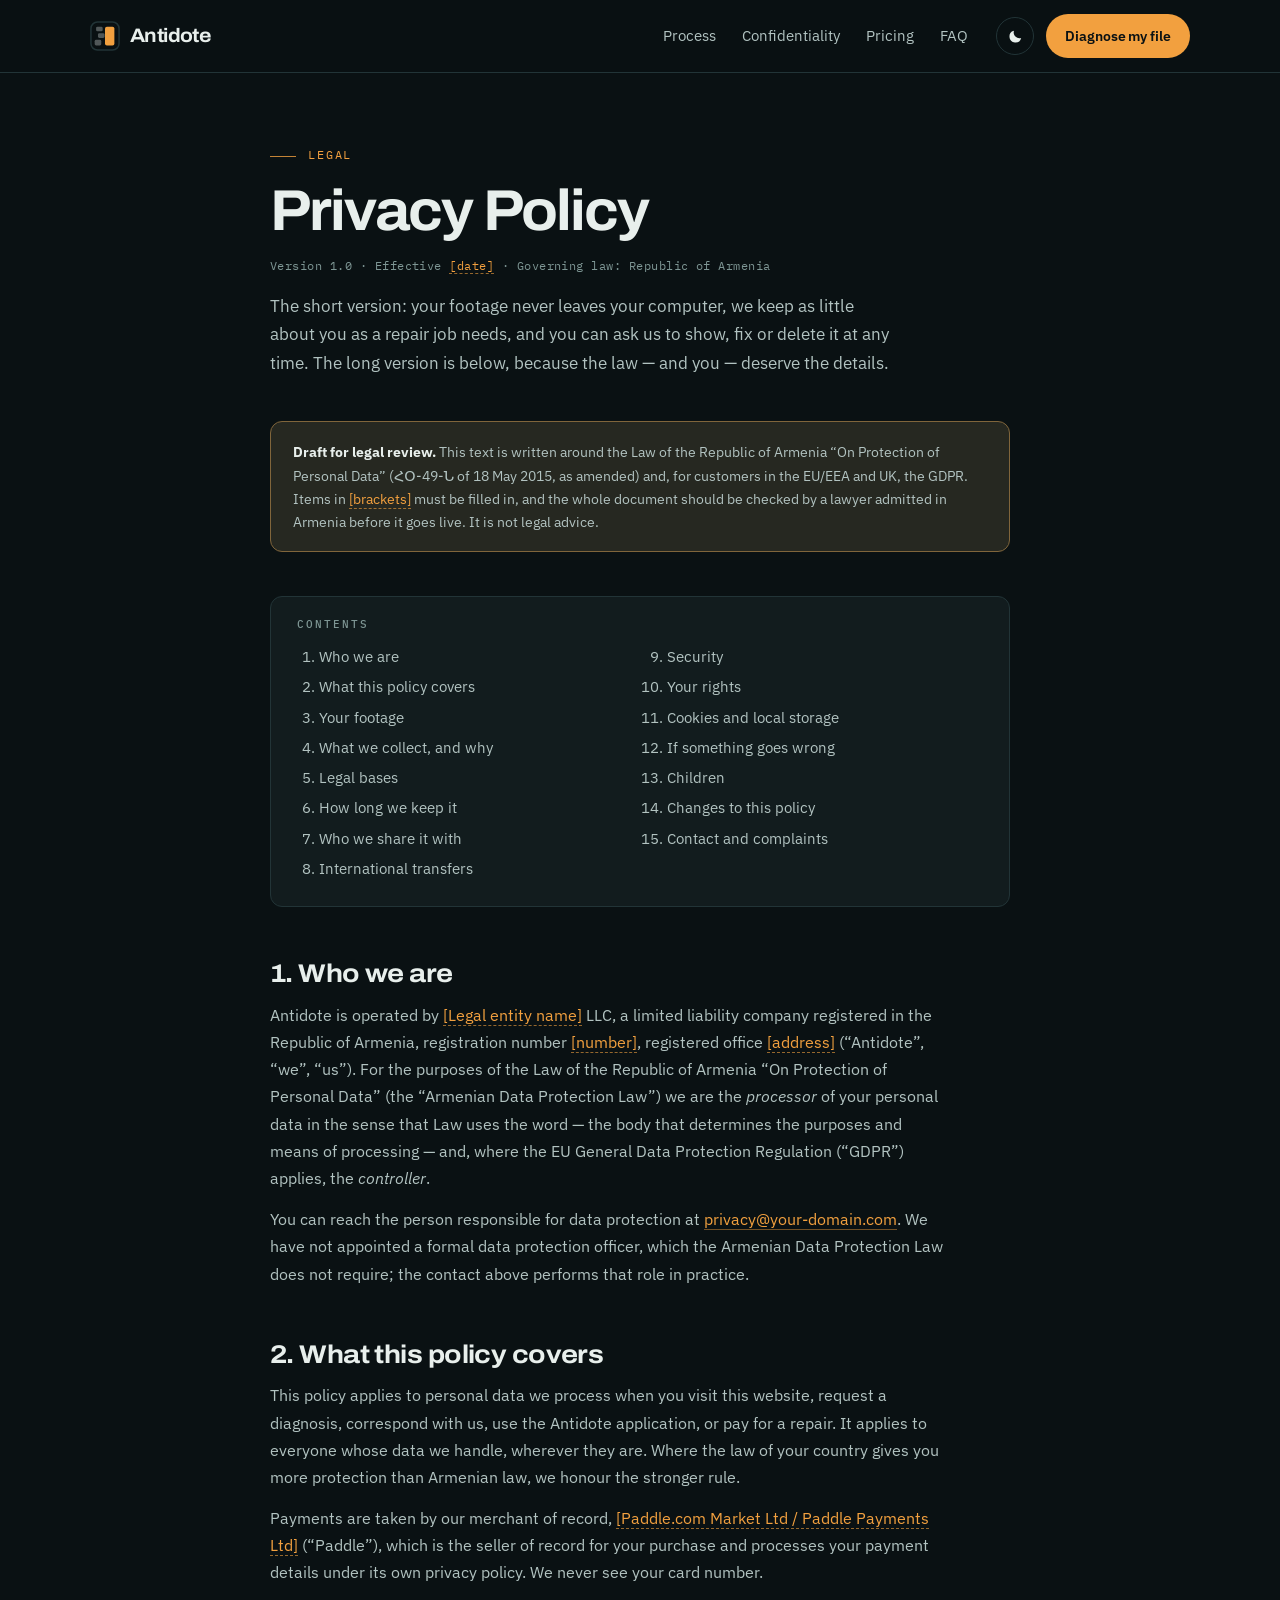
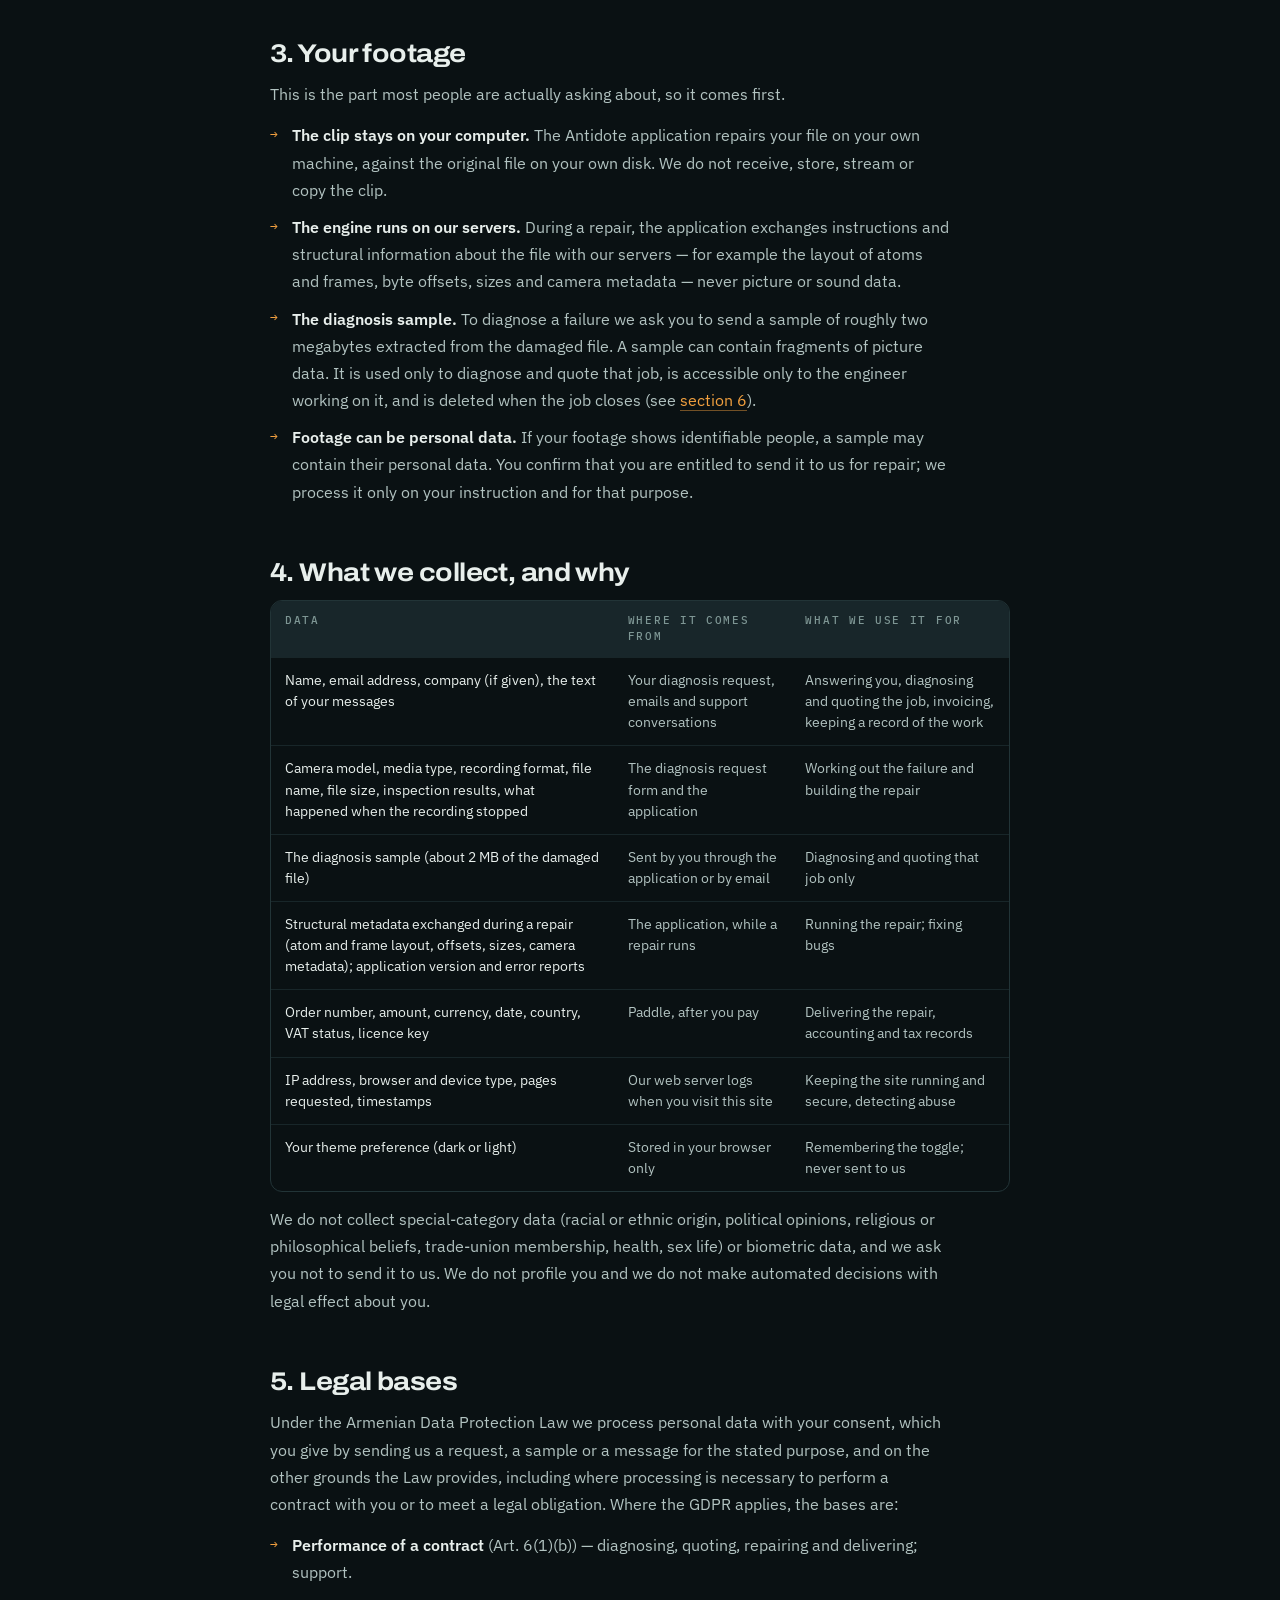
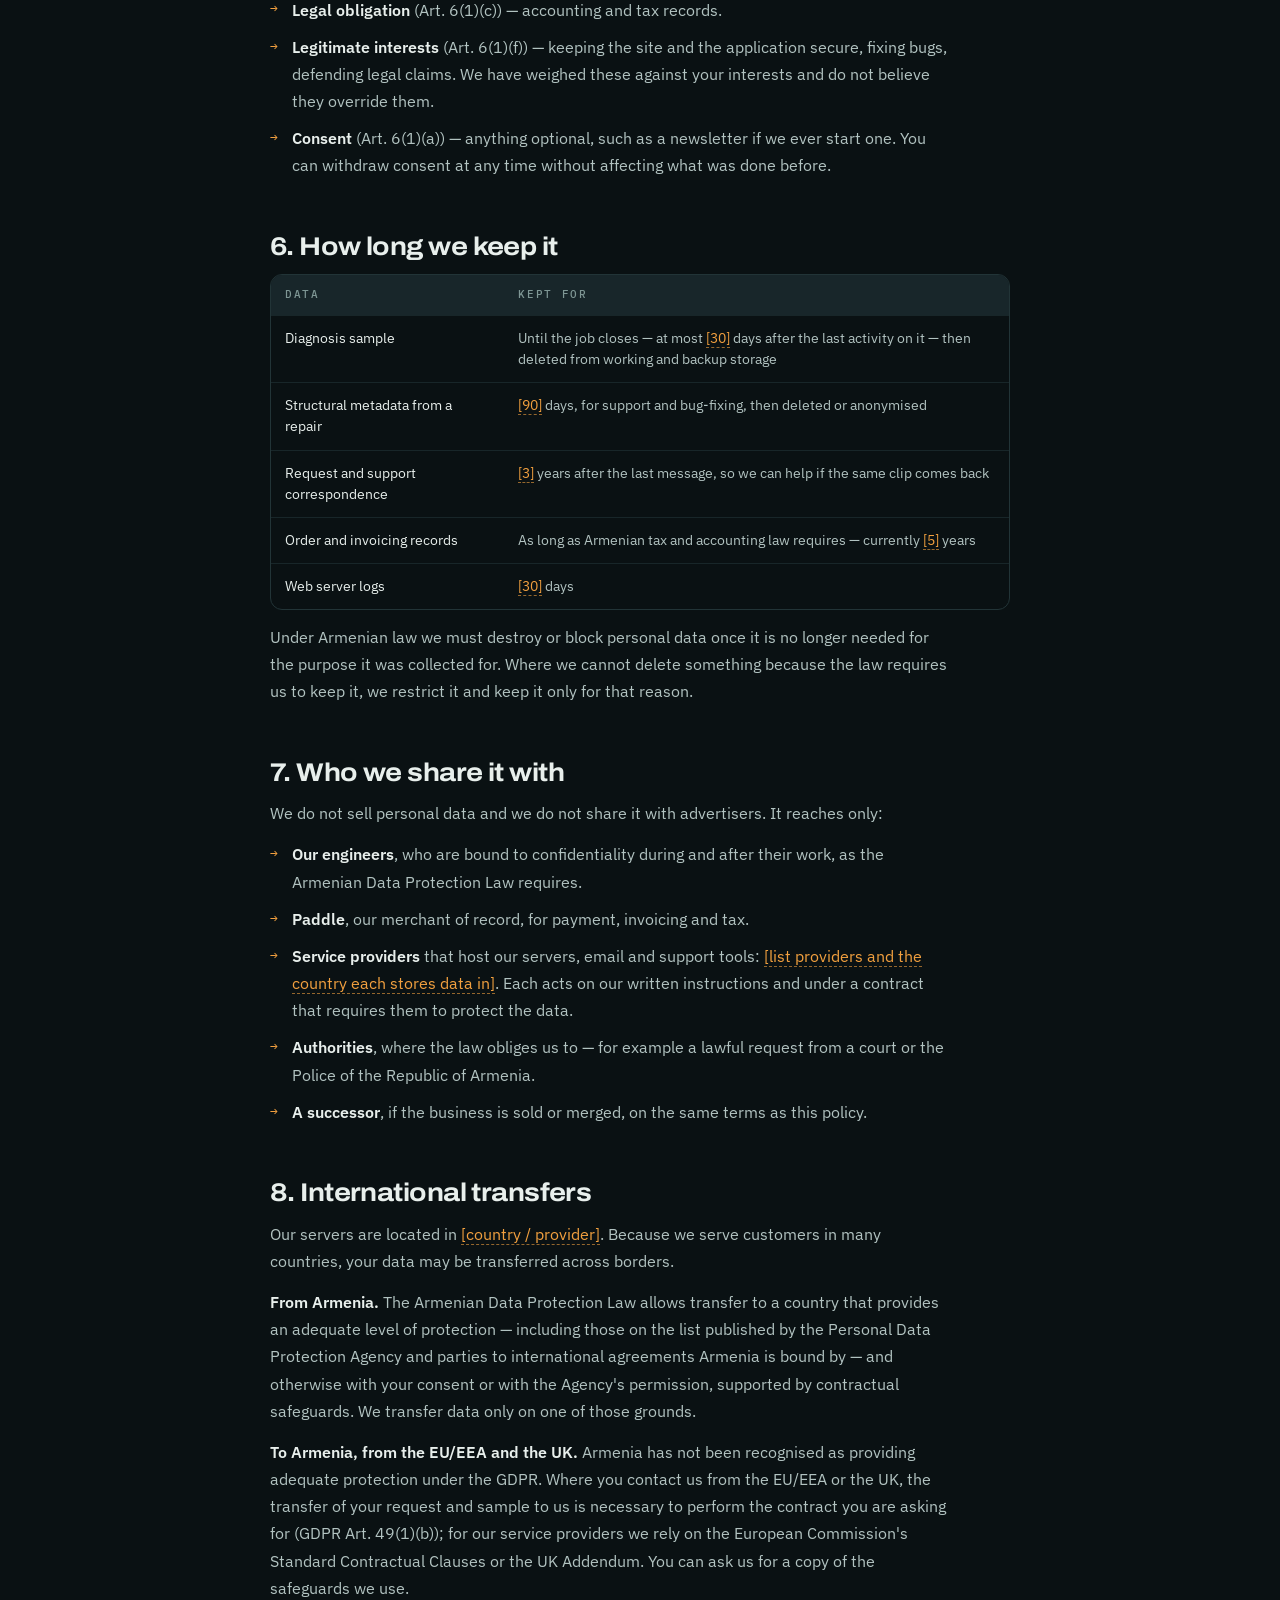
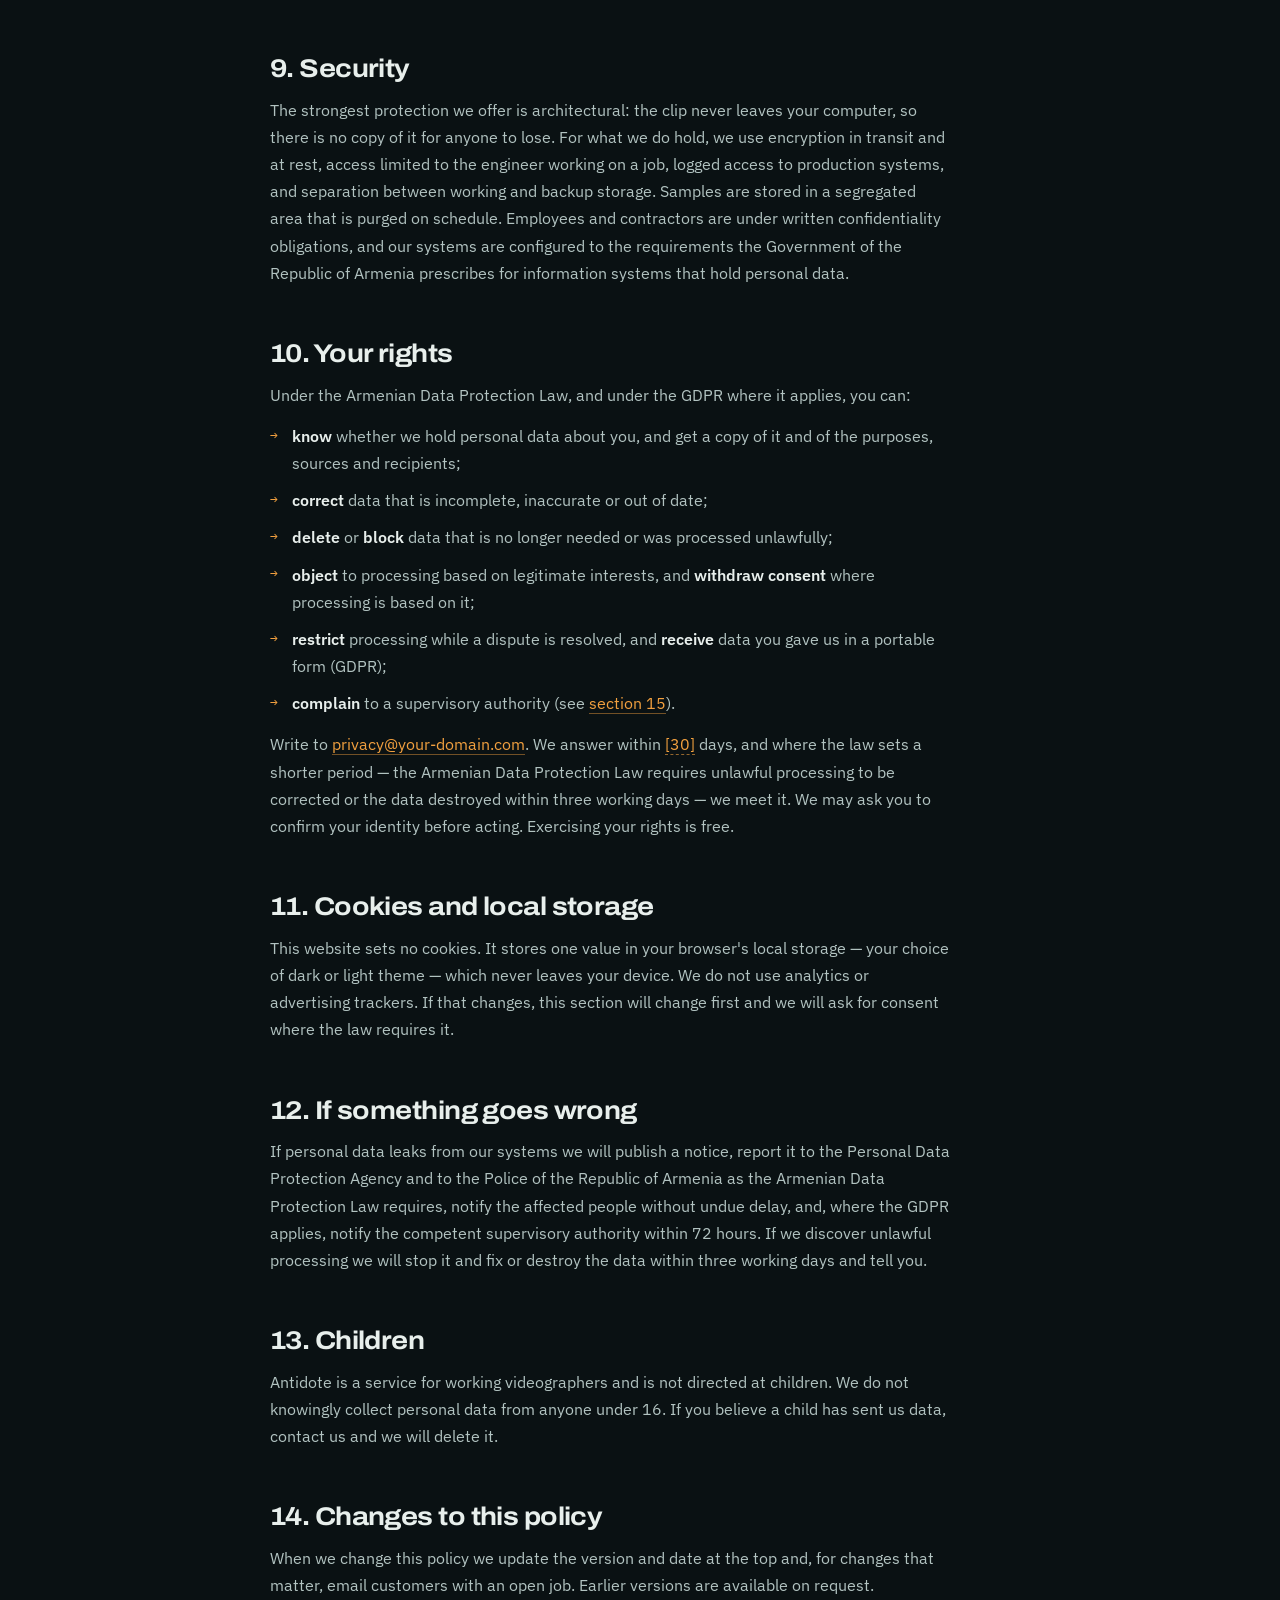
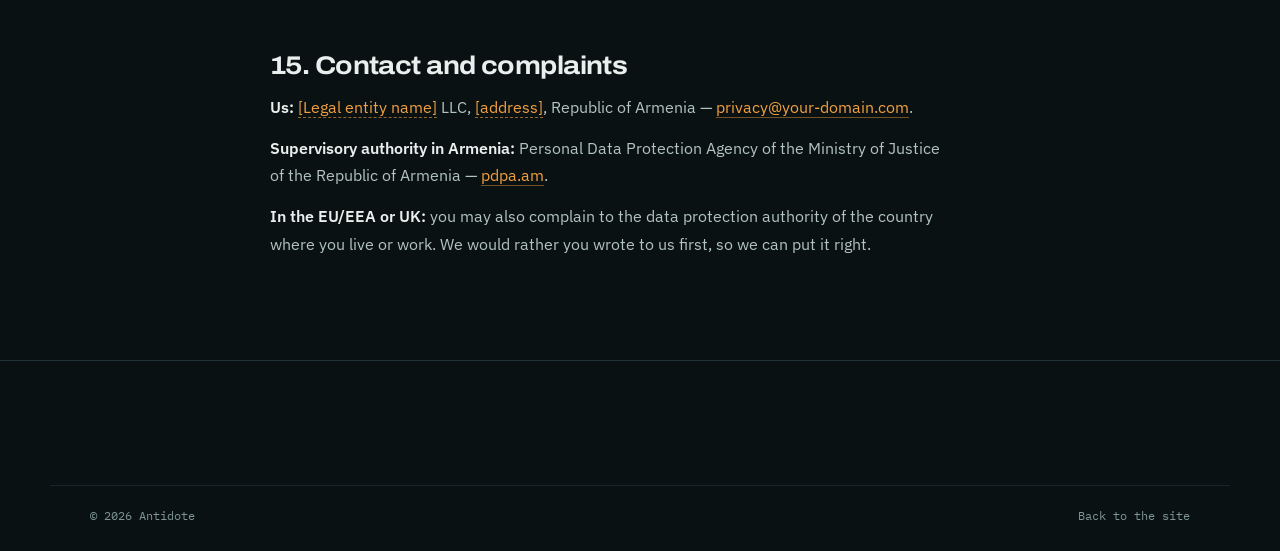
<file: privacy.html>
<!doctype html>
<html lang="en" data-theme="dark">
<head>
<meta charset="utf-8">
<meta name="viewport" content="width=device-width, initial-scale=1">
<title>Privacy Policy — Antidote</title>
<meta name="description" content="How Antidote handles personal data and your footage, under the law of the Republic of Armenia and, where it applies, the GDPR.">
<meta name="theme-color" content="#0A1113">
<link rel="icon" href="assets/favicon.svg" type="image/svg+xml">
<link rel="preconnect" href="https://fonts.googleapis.com">
<link rel="preconnect" href="https://fonts.gstatic.com" crossorigin>
<link rel="stylesheet" href="https://fonts.googleapis.com/css2?family=Archivo:wdth,wght@62..125,400..800&family=IBM+Plex+Mono:wght@400;500;600&family=IBM+Plex+Sans:wght@400;500;600&display=swap">
<link rel="stylesheet" href="assets/styles.css">
</head>
<body>

<a class="skip" href="#main">Skip to content</a>

<header class="site-head is-stuck" id="siteHead">
  <div class="wrap head-inner">
    <a class="brand" href="index.html" aria-label="Antidote — home">
      <svg class="brand-mark" viewBox="0 0 32 32" aria-hidden="true" focusable="false">
        <rect x="1" y="1" width="30" height="30" rx="7" class="bm-frame"/>
        <rect x="16" y="6" width="10" height="20" rx="2" class="bm-solid"/>
        <rect x="6.5" y="6" width="7" height="5" rx="1.5" class="bm-blk"/>
        <rect x="8.5" y="13" width="7" height="5" rx="1.5" class="bm-blk"/>
        <rect x="5" y="20" width="7" height="6" rx="1.5" class="bm-blk"/>
      </svg>
      <span class="brand-word">Antidote</span>
    </a>
    <nav class="nav" id="nav" aria-label="Main">
      <a href="index.html#process">Process</a>
      <a href="index.html#privacy">Confidentiality</a>
      <a href="index.html#pricing">Pricing</a>
      <a href="index.html#faq">FAQ</a>
    </nav>
    <div class="head-actions">
      <button class="icon-btn" id="themeBtn" type="button" aria-label="Switch to light theme" title="Switch theme">
        <svg viewBox="0 0 24 24" class="ic-moon" aria-hidden="true"><path d="M20 14.2A8.2 8.2 0 0 1 9.8 4 8.4 8.4 0 1 0 20 14.2Z"/></svg>
        <svg viewBox="0 0 24 24" class="ic-sun" aria-hidden="true"><circle cx="12" cy="12" r="4.2"/><path d="M12 2.5v2.6M12 18.9v2.6M2.5 12h2.6M18.9 12h2.6M5.2 5.2l1.9 1.9M16.9 16.9l1.9 1.9M18.8 5.2l-1.9 1.9M7.1 16.9l-1.9 1.9"/></svg>
      </button>
      <a class="btn btn-primary btn-sm" href="index.html#diagnose">Diagnose my file</a>
      <button class="burger" id="burger" type="button" aria-label="Open menu" aria-expanded="false" aria-controls="nav">
        <span></span><span></span>
      </button>
    </div>
  </div>
</header>

<main id="main" class="doc-main">
  <div class="wrap doc">

    <header class="doc-head">
      <p class="eyebrow">Legal</p>
      <h1>Privacy Policy</h1>
      <p class="doc-meta mono">Version 1.0 · Effective <span class="ph">[date]</span> · Governing law: Republic of Armenia</p>
      <p class="doc-lede">The short version: your footage never leaves your computer, we keep as little about you as a repair job needs, and you can ask us to show, fix or delete it at any time. The long version is below, because the law — and you — deserve the details.</p>
    </header>

    <aside class="doc-note" role="note">
      <b>Draft for legal review.</b> This text is written around the Law of the Republic of Armenia &ldquo;On Protection of Personal Data&rdquo; (ՀՕ-49-Ն of 18 May 2015, as amended) and, for customers in the EU/EEA and UK, the GDPR. Items in <span class="ph">[brackets]</span> must be filled in, and the whole document should be checked by a lawyer admitted in Armenia before it goes live. It is not legal advice.
    </aside>

    <nav class="doc-toc" aria-label="Contents">
      <h2 class="mono">Contents</h2>
      <ol>
        <li><a href="#who">Who we are</a></li>
        <li><a href="#scope">What this policy covers</a></li>
        <li><a href="#footage">Your footage</a></li>
        <li><a href="#collect">What we collect, and why</a></li>
        <li><a href="#basis">Legal bases</a></li>
        <li><a href="#retention">How long we keep it</a></li>
        <li><a href="#sharing">Who we share it with</a></li>
        <li><a href="#transfers">International transfers</a></li>
        <li><a href="#security">Security</a></li>
        <li><a href="#rights">Your rights</a></li>
        <li><a href="#cookies">Cookies and local storage</a></li>
        <li><a href="#breach">If something goes wrong</a></li>
        <li><a href="#children">Children</a></li>
        <li><a href="#changes">Changes to this policy</a></li>
        <li><a href="#contact">Contact and complaints</a></li>
      </ol>
    </nav>

    <section class="doc-sec" id="who">
      <h2>1. Who we are</h2>
      <p>Antidote is operated by <span class="ph">[Legal entity name]</span> LLC, a limited liability company registered in the Republic of Armenia, registration number <span class="ph">[number]</span>, registered office <span class="ph">[address]</span> (&ldquo;Antidote&rdquo;, &ldquo;we&rdquo;, &ldquo;us&rdquo;). For the purposes of the Law of the Republic of Armenia &ldquo;On Protection of Personal Data&rdquo; (the &ldquo;Armenian Data Protection Law&rdquo;) we are the <em>processor</em> of your personal data in the sense that Law uses the word &mdash; the body that determines the purposes and means of processing &mdash; and, where the EU General Data Protection Regulation (&ldquo;GDPR&rdquo;) applies, the <em>controller</em>.</p>
      <p>You can reach the person responsible for data protection at <a href="mailto:privacy@your-domain.com" class="ph">privacy@your-domain.com</a>. We have not appointed a formal data protection officer, which the Armenian Data Protection Law does not require; the contact above performs that role in practice.</p>
    </section>

    <section class="doc-sec" id="scope">
      <h2>2. What this policy covers</h2>
      <p>This policy applies to personal data we process when you visit this website, request a diagnosis, correspond with us, use the Antidote application, or pay for a repair. It applies to everyone whose data we handle, wherever they are. Where the law of your country gives you more protection than Armenian law, we honour the stronger rule.</p>
      <p>Payments are taken by our merchant of record, <span class="ph">[Paddle.com Market Ltd / Paddle Payments Ltd]</span> (&ldquo;Paddle&rdquo;), which is the seller of record for your purchase and processes your payment details under its own privacy policy. We never see your card number.</p>
    </section>

    <section class="doc-sec" id="footage">
      <h2>3. Your footage</h2>
      <p>This is the part most people are actually asking about, so it comes first.</p>
      <ul>
        <li><b>The clip stays on your computer.</b> The Antidote application repairs your file on your own machine, against the original file on your own disk. We do not receive, store, stream or copy the clip.</li>
        <li><b>The engine runs on our servers.</b> During a repair, the application exchanges instructions and structural information about the file with our servers &mdash; for example the layout of atoms and frames, byte offsets, sizes and camera metadata &mdash; never picture or sound data.</li>
        <li><b>The diagnosis sample.</b> To diagnose a failure we ask you to send a sample of roughly two megabytes extracted from the damaged file. A sample can contain fragments of picture data. It is used only to diagnose and quote that job, is accessible only to the engineer working on it, and is deleted when the job closes (see <a href="#retention">section 6</a>).</li>
        <li><b>Footage can be personal data.</b> If your footage shows identifiable people, a sample may contain their personal data. You confirm that you are entitled to send it to us for repair; we process it only on your instruction and for that purpose.</li>
      </ul>
    </section>

    <section class="doc-sec" id="collect">
      <h2>4. What we collect, and why</h2>
      <div class="doc-table-wrap">
        <table class="doc-table">
          <thead><tr><th>Data</th><th>Where it comes from</th><th>What we use it for</th></tr></thead>
          <tbody>
            <tr><td>Name, email address, company (if given), the text of your messages</td><td>Your diagnosis request, emails and support conversations</td><td>Answering you, diagnosing and quoting the job, invoicing, keeping a record of the work</td></tr>
            <tr><td>Camera model, media type, recording format, file name, file size, inspection results, what happened when the recording stopped</td><td>The diagnosis request form and the application</td><td>Working out the failure and building the repair</td></tr>
            <tr><td>The diagnosis sample (about 2 MB of the damaged file)</td><td>Sent by you through the application or by email</td><td>Diagnosing and quoting that job only</td></tr>
            <tr><td>Structural metadata exchanged during a repair (atom and frame layout, offsets, sizes, camera metadata); application version and error reports</td><td>The application, while a repair runs</td><td>Running the repair; fixing bugs</td></tr>
            <tr><td>Order number, amount, currency, date, country, VAT status, licence key</td><td>Paddle, after you pay</td><td>Delivering the repair, accounting and tax records</td></tr>
            <tr><td>IP address, browser and device type, pages requested, timestamps</td><td>Our web server logs when you visit this site</td><td>Keeping the site running and secure, detecting abuse</td></tr>
            <tr><td>Your theme preference (dark or light)</td><td>Stored in your browser only</td><td>Remembering the toggle; never sent to us</td></tr>
          </tbody>
        </table>
      </div>
      <p>We do not collect special-category data (racial or ethnic origin, political opinions, religious or philosophical beliefs, trade-union membership, health, sex life) or biometric data, and we ask you not to send it to us. We do not profile you and we do not make automated decisions with legal effect about you.</p>
    </section>

    <section class="doc-sec" id="basis">
      <h2>5. Legal bases</h2>
      <p>Under the Armenian Data Protection Law we process personal data with your consent, which you give by sending us a request, a sample or a message for the stated purpose, and on the other grounds the Law provides, including where processing is necessary to perform a contract with you or to meet a legal obligation. Where the GDPR applies, the bases are:</p>
      <ul>
        <li><b>Performance of a contract</b> (Art. 6(1)(b)) &mdash; diagnosing, quoting, repairing and delivering; support.</li>
        <li><b>Legal obligation</b> (Art. 6(1)(c)) &mdash; accounting and tax records.</li>
        <li><b>Legitimate interests</b> (Art. 6(1)(f)) &mdash; keeping the site and the application secure, fixing bugs, defending legal claims. We have weighed these against your interests and do not believe they override them.</li>
        <li><b>Consent</b> (Art. 6(1)(a)) &mdash; anything optional, such as a newsletter if we ever start one. You can withdraw consent at any time without affecting what was done before.</li>
      </ul>
    </section>

    <section class="doc-sec" id="retention">
      <h2>6. How long we keep it</h2>
      <div class="doc-table-wrap">
        <table class="doc-table">
          <thead><tr><th>Data</th><th>Kept for</th></tr></thead>
          <tbody>
            <tr><td>Diagnosis sample</td><td>Until the job closes &mdash; at most <span class="ph">[30]</span> days after the last activity on it &mdash; then deleted from working and backup storage</td></tr>
            <tr><td>Structural metadata from a repair</td><td><span class="ph">[90]</span> days, for support and bug-fixing, then deleted or anonymised</td></tr>
            <tr><td>Request and support correspondence</td><td><span class="ph">[3]</span> years after the last message, so we can help if the same clip comes back</td></tr>
            <tr><td>Order and invoicing records</td><td>As long as Armenian tax and accounting law requires &mdash; currently <span class="ph">[5]</span> years</td></tr>
            <tr><td>Web server logs</td><td><span class="ph">[30]</span> days</td></tr>
          </tbody>
        </table>
      </div>
      <p>Under Armenian law we must destroy or block personal data once it is no longer needed for the purpose it was collected for. Where we cannot delete something because the law requires us to keep it, we restrict it and keep it only for that reason.</p>
    </section>

    <section class="doc-sec" id="sharing">
      <h2>7. Who we share it with</h2>
      <p>We do not sell personal data and we do not share it with advertisers. It reaches only:</p>
      <ul>
        <li><b>Our engineers</b>, who are bound to confidentiality during and after their work, as the Armenian Data Protection Law requires.</li>
        <li><b>Paddle</b>, our merchant of record, for payment, invoicing and tax.</li>
        <li><b>Service providers</b> that host our servers, email and support tools: <span class="ph">[list providers and the country each stores data in]</span>. Each acts on our written instructions and under a contract that requires them to protect the data.</li>
        <li><b>Authorities</b>, where the law obliges us to &mdash; for example a lawful request from a court or the Police of the Republic of Armenia.</li>
        <li><b>A successor</b>, if the business is sold or merged, on the same terms as this policy.</li>
      </ul>
    </section>

    <section class="doc-sec" id="transfers">
      <h2>8. International transfers</h2>
      <p>Our servers are located in <span class="ph">[country / provider]</span>. Because we serve customers in many countries, your data may be transferred across borders.</p>
      <p><b>From Armenia.</b> The Armenian Data Protection Law allows transfer to a country that provides an adequate level of protection &mdash; including those on the list published by the Personal Data Protection Agency and parties to international agreements Armenia is bound by &mdash; and otherwise with your consent or with the Agency's permission, supported by contractual safeguards. We transfer data only on one of those grounds.</p>
      <p><b>To Armenia, from the EU/EEA and the UK.</b> Armenia has not been recognised as providing adequate protection under the GDPR. Where you contact us from the EU/EEA or the UK, the transfer of your request and sample to us is necessary to perform the contract you are asking for (GDPR Art. 49(1)(b)); for our service providers we rely on the European Commission's Standard Contractual Clauses or the UK Addendum. You can ask us for a copy of the safeguards we use.</p>
    </section>

    <section class="doc-sec" id="security">
      <h2>9. Security</h2>
      <p>The strongest protection we offer is architectural: the clip never leaves your computer, so there is no copy of it for anyone to lose. For what we do hold, we use encryption in transit and at rest, access limited to the engineer working on a job, logged access to production systems, and separation between working and backup storage. Samples are stored in a segregated area that is purged on schedule. Employees and contractors are under written confidentiality obligations, and our systems are configured to the requirements the Government of the Republic of Armenia prescribes for information systems that hold personal data.</p>
    </section>

    <section class="doc-sec" id="rights">
      <h2>10. Your rights</h2>
      <p>Under the Armenian Data Protection Law, and under the GDPR where it applies, you can:</p>
      <ul>
        <li><b>know</b> whether we hold personal data about you, and get a copy of it and of the purposes, sources and recipients;</li>
        <li><b>correct</b> data that is incomplete, inaccurate or out of date;</li>
        <li><b>delete</b> or <b>block</b> data that is no longer needed or was processed unlawfully;</li>
        <li><b>object</b> to processing based on legitimate interests, and <b>withdraw consent</b> where processing is based on it;</li>
        <li><b>restrict</b> processing while a dispute is resolved, and <b>receive</b> data you gave us in a portable form (GDPR);</li>
        <li><b>complain</b> to a supervisory authority (see <a href="#contact">section 15</a>).</li>
      </ul>
      <p>Write to <a href="mailto:privacy@your-domain.com" class="ph">privacy@your-domain.com</a>. We answer within <span class="ph">[30]</span> days, and where the law sets a shorter period &mdash; the Armenian Data Protection Law requires unlawful processing to be corrected or the data destroyed within three working days &mdash; we meet it. We may ask you to confirm your identity before acting. Exercising your rights is free.</p>
    </section>

    <section class="doc-sec" id="cookies">
      <h2>11. Cookies and local storage</h2>
      <p>This website sets no cookies. It stores one value in your browser's local storage &mdash; your choice of dark or light theme &mdash; which never leaves your device. We do not use analytics or advertising trackers. If that changes, this section will change first and we will ask for consent where the law requires it.</p>
    </section>

    <section class="doc-sec" id="breach">
      <h2>12. If something goes wrong</h2>
      <p>If personal data leaks from our systems we will publish a notice, report it to the Personal Data Protection Agency and to the Police of the Republic of Armenia as the Armenian Data Protection Law requires, notify the affected people without undue delay, and, where the GDPR applies, notify the competent supervisory authority within 72 hours. If we discover unlawful processing we will stop it and fix or destroy the data within three working days and tell you.</p>
    </section>

    <section class="doc-sec" id="children">
      <h2>13. Children</h2>
      <p>Antidote is a service for working videographers and is not directed at children. We do not knowingly collect personal data from anyone under 16. If you believe a child has sent us data, contact us and we will delete it.</p>
    </section>

    <section class="doc-sec" id="changes">
      <h2>14. Changes to this policy</h2>
      <p>When we change this policy we update the version and date at the top and, for changes that matter, email customers with an open job. Earlier versions are available on request.</p>
    </section>

    <section class="doc-sec" id="contact">
      <h2>15. Contact and complaints</h2>
      <p><b>Us:</b> <span class="ph">[Legal entity name]</span> LLC, <span class="ph">[address]</span>, Republic of Armenia &mdash; <a href="mailto:privacy@your-domain.com" class="ph">privacy@your-domain.com</a>.</p>
      <p><b>Supervisory authority in Armenia:</b> Personal Data Protection Agency of the Ministry of Justice of the Republic of Armenia &mdash; <a href="https://pdpa.am" rel="noopener">pdpa.am</a>.</p>
      <p><b>In the EU/EEA or UK:</b> you may also complain to the data protection authority of the country where you live or work. We would rather you wrote to us first, so we can put it right.</p>
    </section>

  </div>
</main>

<footer class="site-foot">
  <div class="wrap foot-base mono">
    <span>© <span id="year">2026</span> Antidote</span>
    <span><a href="index.html">Back to the site</a></span>
  </div>
</footer>

<script src="assets/doc.js"></script>
</body>
</html>
</file>
<file: assets/styles.css>
/* ============================================================
   ANTIDOTE — video file repair
   Design system: "diagnostic bay"
   ground  #0A1113 graphite with a cyan bias (a grading suite wall)
   accent  #F2A03F sodium amber (the lamp that comes back on)
   damage  #FF2E6E macroblock magenta (used only for the broken state)
   type    Archivo Expanded / IBM Plex Sans / IBM Plex Mono
   ============================================================ */

/* ---------- tokens : dark is the default look ---------- */
:root {
  --ground:     #0A1113;
  --ground-2:   #0D1719;
  --surface:    #121C1E;
  --surface-2:  #18262A;
  --line:       #223437;
  --line-soft:  #182629;
  --text:       #E8EFEC;
  --text-2:     #B2C3C1;
  --muted:      #7E9694;
  --accent:     #F2A03F;
  --accent-hi:  #FFBF73;
  --accent-text:#F2A03F;
  --accent-ink: #0A1113;
  --damage:     #FF2E6E;
  --shadow:     0 24px 60px -28px rgba(0,0,0,.9);
  --ring:       0 0 0 2px var(--ground), 0 0 0 4px var(--accent);
  --grain:      .05;

  --f-display: 'Archivo', 'Helvetica Neue', Helvetica, Arial, sans-serif;
  --f-body:    'IBM Plex Sans', system-ui, -apple-system, 'Segoe UI', Roboto, sans-serif;
  --f-mono:    'IBM Plex Mono', ui-monospace, SFMono-Regular, Menlo, Consolas, monospace;

  --wrap: 1180px;
  --pad: clamp(20px, 5vw, 40px);
  --r-sm: 6px;
  --r-md: 12px;
  --r-lg: 20px;
}

:root[data-theme="light"] {
  --ground:     #F1F5F3;
  --ground-2:   #FFFFFF;
  --surface:    #FFFFFF;
  --surface-2:  #E8EFEC;
  --line:       #D2DEDA;
  --line-soft:  #E2EAE7;
  --text:       #0B1416;
  --text-2:     #33474A;
  --muted:      #5B7270;
  --accent:     #B4670C;
  --accent-hi:  #8F4F06;
  --accent-text:#9A560A;
  --accent-ink: #FFFFFF;
  --damage:     #C81E52;
  --shadow:     0 20px 44px -30px rgba(11,20,22,.45);
  --ring:       0 0 0 2px var(--ground), 0 0 0 4px var(--accent);
  --grain:      .035;
}

/* ---------- base ---------- */
*, *::before, *::after { box-sizing: border-box; }
html { -webkit-text-size-adjust: 100%; scroll-behavior: smooth; }
@media (prefers-reduced-motion: reduce) { html { scroll-behavior: auto; } }

body {
  margin: 0;
  background: var(--ground);
  color: var(--text);
  font-family: var(--f-body);
  font-size: 1rem;
  line-height: 1.65;
  -webkit-font-smoothing: antialiased;
  overflow-x: hidden;
}

h1, h2, h3, h4 {
  font-family: var(--f-display);
  font-variation-settings: 'wdth' 112;
  font-weight: 700;
  line-height: 1.04;
  letter-spacing: -0.022em;
  text-wrap: balance;
  margin: 0;
}
p { margin: 0; }
[hidden] { display: none !important; }
a { color: inherit; text-decoration: none; }
img, svg, canvas { display: block; max-width: 100%; }
ul, ol, dl, dd { margin: 0; padding: 0; list-style: none; }
button { font: inherit; color: inherit; }

:focus-visible { outline: none; box-shadow: var(--ring); border-radius: var(--r-sm); }

.mono { font-family: var(--f-mono); font-feature-settings: 'zero' 1; }
.wrap { width: 100%; max-width: var(--wrap); margin-inline: auto; padding-inline: var(--pad); }
.sr-only, .skip {
  position: absolute; width: 1px; height: 1px; padding: 0; margin: -1px;
  overflow: hidden; clip: rect(0 0 0 0); white-space: nowrap; border: 0;
}
.skip:focus {
  position: fixed; top: 12px; left: 12px; width: auto; height: auto; z-index: 200;
  clip: auto; padding: 10px 16px; background: var(--accent); color: var(--accent-ink);
  border-radius: var(--r-sm); font-weight: 600;
}

.eyebrow {
  font-family: var(--f-mono);
  font-size: .72rem;
  letter-spacing: .16em;
  text-transform: uppercase;
  color: var(--accent-text);
  line-height: 1.7;
}
.eyebrow::before {
  content: ""; display: inline-block; vertical-align: middle;
  width: 26px; height: 1px; margin-right: 12px; background: var(--accent); opacity: .8;
}
.chip-todo {
  display: inline-block; vertical-align: middle; margin-left: 10px;
  font-size: .62rem; letter-spacing: .12em; padding: 3px 8px;
  border: 1px dashed var(--line); border-radius: 999px; color: var(--muted);
}

/* ---------- buttons ---------- */
.btn {
  display: inline-flex; align-items: center; justify-content: center; gap: 10px;
  padding: 14px 26px; border-radius: 999px; border: 1px solid transparent;
  font-weight: 600; font-size: .95rem; letter-spacing: -0.005em; cursor: pointer;
  transition: transform .18s cubic-bezier(.2,.7,.3,1), background-color .18s, border-color .18s, color .18s;
  white-space: nowrap;
}
.btn:hover { transform: translateY(-2px); }
.btn:active { transform: translateY(0); }
.btn-primary { background: var(--accent); color: var(--accent-ink); }
.btn-primary:hover { background: var(--accent-hi); }
.btn-ghost { border-color: var(--line); color: var(--text); background: transparent; }
.btn-ghost:hover { border-color: var(--accent); color: var(--accent-text); }
.btn-sm { padding: 10px 18px; font-size: .87rem; }
.btn-lg { padding: 17px 34px; font-size: 1.02rem; }
.btn-wide { width: 100%; margin-top: auto; }
.link-btn {
  background: none; border: 0; padding: 0; cursor: pointer;
  color: var(--accent-text); font-size: .85rem; font-weight: 600;
  border-bottom: 1px solid currentColor;
}

/* ---------- header ---------- */
.site-head {
  position: sticky; top: 0; z-index: 100;
  border-bottom: 1px solid transparent;
  transition: background-color .3s, border-color .3s, backdrop-filter .3s;
}
.site-head.is-stuck {
  background: color-mix(in srgb, var(--ground) 86%, transparent);
  backdrop-filter: blur(14px) saturate(140%);
  border-bottom-color: var(--line);
}
.head-inner { display: flex; align-items: center; gap: 28px; height: 72px; }
.brand { display: inline-flex; align-items: center; gap: 10px; flex: none; }
.brand-mark { width: 30px; height: 30px; flex: none; }
.bm-frame { fill: none; stroke: var(--line); stroke-width: 1.6; }
.bm-solid { fill: var(--accent); }
.bm-blk   { fill: var(--text); opacity: .32; }
.brand-word {
  font-family: var(--f-display); font-variation-settings: 'wdth' 108;
  font-weight: 700; font-size: 1.22rem; letter-spacing: -0.03em;
}
.nav { display: flex; gap: 26px; margin-left: auto; font-size: .92rem; color: var(--text-2); }
.nav a { position: relative; padding: 4px 0; }
.nav a::after {
  content: ""; position: absolute; left: 0; right: 100%; bottom: 0; height: 1px;
  background: var(--accent); transition: right .25s cubic-bezier(.2,.7,.3,1);
}
.nav a:hover { color: var(--text); }
.nav a:hover::after { right: 0; }
.head-actions { display: flex; align-items: center; gap: 12px; }
.icon-btn {
  width: 38px; height: 38px; display: grid; place-items: center; cursor: pointer;
  background: transparent; border: 1px solid var(--line); border-radius: 999px;
  transition: border-color .2s, color .2s;
}
.icon-btn:hover { border-color: var(--accent); color: var(--accent-text); }
.icon-btn svg { width: 17px; height: 17px; fill: none; stroke: currentColor; stroke-width: 1.7; stroke-linecap: round; }
.icon-btn .ic-moon { fill: currentColor; stroke: none; }
:root[data-theme="light"] .ic-moon { display: none; }
:root:not([data-theme="light"]) .ic-sun { display: none; }
.burger { display: none; width: 38px; height: 38px; border: 1px solid var(--line); border-radius: 999px; background: none; cursor: pointer; position: relative; }
.burger span { position: absolute; left: 11px; width: 16px; height: 1.6px; background: currentColor; transition: transform .25s, opacity .2s; }
.burger span:first-child { top: 16px; }
.burger span:last-child { top: 21px; }
.burger[aria-expanded="true"] span:first-child { transform: translateY(2.5px) rotate(45deg); }
.burger[aria-expanded="true"] span:last-child { transform: translateY(-2.5px) rotate(-45deg); }

/* ---------- hero ---------- */
.hero { position: relative; padding: clamp(48px, 8vw, 92px) 0 clamp(56px, 7vw, 88px); overflow: hidden; }
.hero-glow {
  position: absolute; inset: -30% -10% auto -10%; height: 720px; pointer-events: none;
  --glow-op: .8;
  background:
    radial-gradient(52% 46% at 22% 34%, color-mix(in srgb, var(--accent) 22%, transparent), transparent 70%),
    radial-gradient(40% 40% at 82% 12%, color-mix(in srgb, var(--damage) 12%, transparent), transparent 72%);
  filter: blur(20px); opacity: var(--glow-op);
}
:root[data-theme="light"] .hero-glow { --glow-op: .42; }
.hero-grid {
  position: relative;
  display: grid; grid-template-columns: minmax(0, 1.02fr) minmax(0, 1.1fr);
  gap: clamp(32px, 5vw, 64px); align-items: center;
}
.hero-copy { display: flex; flex-direction: column; gap: 22px; }
h1 {
  font-size: clamp(2.55rem, 6vw, 4.9rem);
  font-variation-settings: 'wdth' 105;
  letter-spacing: -0.035em;
}
h1 em { font-style: normal; color: var(--accent-text); }
.lede { font-size: clamp(1.02rem, 1.35vw, 1.16rem); color: var(--text-2); max-width: 54ch; }
.lede strong { color: var(--text); font-weight: 600; }
.hero-cta { display: flex; flex-wrap: wrap; gap: 12px; }
.hero-lock {
  display: flex; align-items: flex-start; gap: 14px;
  padding: 14px 18px 14px 16px; border-radius: var(--r-md);
  background: color-mix(in srgb, var(--accent) 9%, var(--surface));
  border: 1px solid color-mix(in srgb, var(--accent) 45%, var(--line));
  font-size: .96rem; line-height: 1.5; color: var(--text-2); max-width: 54ch;
}
.hero-lock b { color: var(--text); font-weight: 600; }
.hero-lock svg { flex: none; width: 22px; height: 22px; margin-top: 2px; fill: none; stroke: var(--accent-text); stroke-width: 1.7; stroke-linecap: round; stroke-linejoin: round; }
.hero-lock svg circle { fill: var(--accent-text); stroke: none; }
.hero-note { font-size: .78rem; color: var(--muted); letter-spacing: .01em; }

/* scope (the corrupted → repaired frame) */
.scope {
  margin: 0; border: 1px solid var(--line); border-radius: var(--r-lg);
  background: var(--surface); box-shadow: var(--shadow); overflow: hidden;
}
.scope-chrome {
  display: flex; align-items: center; gap: 10px;
  padding: 11px 14px; border-bottom: 1px solid var(--line-soft);
  background: var(--surface-2); font-size: .72rem; color: var(--muted);
}
.scope-play {
  flex: none; width: 22px; height: 22px; display: grid; place-items: center; cursor: pointer;
  background: transparent; border: 1px solid var(--line); border-radius: 50%; color: var(--text-2);
  transition: border-color .2s, color .2s;
}
.scope-play:hover { border-color: var(--accent); color: var(--accent-text); }
.scope-play svg { width: 9px; height: 9px; fill: currentColor; }
.scope-play .ic-play { display: none; }
.scope-play.is-paused .ic-pause { display: none; }
.scope-play.is-paused .ic-play { display: block; margin-left: 1px; }
.rec { width: 7px; height: 7px; border-radius: 50%; background: var(--damage); flex: none; animation: blink 2.4s steps(1,end) infinite; }
@keyframes blink { 0%,55% { opacity: 1; } 56%,100% { opacity: .25; } }
.scope-file { color: var(--text-2); }
.scope-meta { margin-left: auto; }
.scope-stage { position: relative; aspect-ratio: 16 / 9; background: #000; touch-action: none; }
.scope-stage canvas { position: absolute; inset: 0; width: 100%; height: 100%; }
.scope-damaged { position: absolute; inset: 0; clip-path: inset(0 50% 0 0); will-change: clip-path; }
.scope-divider {
  position: absolute; top: 0; bottom: 0; left: 50%; width: 2px;
  background: var(--accent); transform: translateX(-1px); will-change: left;
  box-shadow: 0 0 22px 2px color-mix(in srgb, var(--accent) 55%, transparent);
}
.scope-knob {
  position: absolute; top: 50%; left: 50%; transform: translate(-50%, -50%);
  width: 40px; height: 40px; border-radius: 50%; display: grid; place-items: center;
  background: var(--accent); color: var(--accent-ink);
}
.scope-knob svg { width: 15px; height: 15px; fill: none; stroke: currentColor; stroke-width: 2.2; stroke-linecap: round; stroke-linejoin: round; }
.scope-range {
  position: absolute; inset: 0; width: 100%; height: 100%; margin: 0;
  opacity: 0; cursor: ew-resize; -webkit-appearance: none; appearance: none; background: none;
}
.scope-range:focus-visible + .tag { outline: none; }
.scope-stage:has(.scope-range:focus-visible) { box-shadow: inset var(--ring); }
.tag {
  position: absolute; top: 12px; font-size: .62rem; letter-spacing: .18em;
  padding: 4px 9px; border-radius: 999px; backdrop-filter: blur(6px);
}
.tag-damage { left: 12px; background: color-mix(in srgb, var(--damage) 88%, #000); color: #FFF1F5; border: 1px solid color-mix(in srgb, var(--damage) 60%, transparent); }
.tag-clean  { right: 12px; background: color-mix(in srgb, var(--accent) 92%, #000); color: #1A0F02; border: 1px solid color-mix(in srgb, var(--accent) 60%, transparent); }
:root[data-theme="light"] .tag-clean { color: #FFF6E8; }
.scope-foot {
  display: flex; align-items: center; gap: 14px; flex-wrap: wrap;
  padding: 11px 14px; border-top: 1px solid var(--line-soft);
  font-size: .7rem; color: var(--muted); background: var(--surface-2);
}
.scope-hint { margin-left: auto; color: var(--accent-text); }
.scope-foot .bad { color: var(--damage); font-weight: 600; }

/* assurances */
.assure {
  display: grid; grid-template-columns: repeat(3, minmax(0, 1fr)); gap: 1px;
  margin-top: clamp(40px, 6vw, 72px); background: var(--line);
  border: 1px solid var(--line); border-radius: var(--r-md); overflow: hidden;
}
.assure li { background: var(--ground); padding: 22px 24px; display: flex; flex-direction: column; gap: 5px; }
.assure b { font-family: var(--f-display); font-variation-settings: 'wdth' 108; font-size: 1.02rem; letter-spacing: -0.02em; }
.assure span { font-size: .88rem; color: var(--muted); }
.assure-key { border-left: 3px solid var(--accent); }
.assure-key b { color: var(--accent-text); }

/* ---------- section frame ---------- */
.sec { padding: clamp(64px, 9vw, 120px) 0; }
.sec-alt { background: var(--ground-2); border-block: 1px solid var(--line-soft); }
.sec-head { display: flex; flex-direction: column; gap: 16px; max-width: 62ch; margin-bottom: clamp(36px, 5vw, 60px); }
.sec-head h2 { font-size: clamp(1.85rem, 3.5vw, 3rem); }
.sec-sub { color: var(--muted); font-size: 1.02rem; max-width: 58ch; }

/* ---------- photographs ---------- */
.photo { margin: 0; display: flex; flex-direction: column; gap: 10px; }
.photo img {
  width: 100%; height: auto; border-radius: var(--r-md); display: block;
  border: 1px solid var(--line); background: var(--surface);
  filter: saturate(.92) contrast(1.02);
}
.photo figcaption { font-size: .7rem; color: var(--muted); letter-spacing: .02em; line-height: 1.5; max-width: 52ch; }
.photo-side { align-self: end; }
.photo-side img { aspect-ratio: 4 / 3; object-fit: cover; }
.photo-wide { margin-bottom: clamp(24px, 3vw, 36px); }
.photo-wide img { aspect-ratio: 21 / 9; object-fit: cover; object-position: 50% 42%; }
.sec-head-split {
  max-width: none; display: grid; grid-template-columns: minmax(0, 1.05fr) minmax(0, .95fr);
  gap: clamp(28px, 5vw, 64px); align-items: end;
}
.sec-head-copy { display: flex; flex-direction: column; gap: 16px; max-width: 62ch; }

/* ---------- failures ---------- */
.fail-grid { display: grid; grid-template-columns: repeat(auto-fit, minmax(250px, 1fr)); gap: 1px; background: var(--line); border: 1px solid var(--line); border-radius: var(--r-md); overflow: hidden; }
.fail { background: var(--ground); padding: 26px 24px 28px; display: flex; flex-direction: column; gap: 9px; transition: background-color .25s; }
.fail:hover { background: var(--surface); }
.fail-n { font-size: .68rem; letter-spacing: .16em; color: var(--damage); }
.fail h3 { font-size: 1.08rem; font-variation-settings: 'wdth' 106; }
.fail p { font-size: .9rem; color: var(--muted); }

/* ---------- steps ---------- */
.steps { display: flex; flex-direction: column; }
.step { display: grid; grid-template-columns: 92px minmax(0, 1fr); gap: clamp(16px, 3vw, 40px); padding: 30px 0; border-top: 1px solid var(--line); }
.step:last-child { border-bottom: 1px solid var(--line); }
.step-n { font-size: 1.5rem; font-weight: 500; color: var(--accent-text); letter-spacing: -0.02em; }
.step-body { display: flex; flex-direction: column; gap: 10px; max-width: 66ch; }
.step-body h3 { font-size: 1.42rem; }
.step-body p { color: var(--text-2); }
.step-body b { color: var(--text); }

/* blind repair */
.blind {
  margin-top: clamp(40px, 5vw, 64px); padding: clamp(26px, 4vw, 44px);
  border: 1px solid var(--line); border-radius: var(--r-lg); background: var(--surface);
  display: grid; grid-template-columns: minmax(0, 1.4fr) minmax(0, .9fr); gap: clamp(24px, 4vw, 48px);
  position: relative; overflow: hidden;
}
.blind::before {
  content: ""; position: absolute; inset: 0; pointer-events: none;
  background: repeating-linear-gradient(90deg, transparent 0 6px, color-mix(in srgb, var(--text) 4%, transparent) 6px 7px);
  opacity: .5; mask-image: linear-gradient(90deg, transparent 55%, #000);
}
.blind-copy { display: flex; flex-direction: column; gap: 14px; position: relative; }
.blind-copy h3 { font-size: clamp(1.4rem, 2.4vw, 1.95rem); }
.blind-copy p { color: var(--text-2); max-width: 52ch; }
.blind-list { display: flex; flex-direction: column; gap: 10px; font-size: .82rem; color: var(--muted); position: relative; align-self: center; width: 100%; }
.blind-list li { padding-left: 22px; position: relative; }
.blind-list li::before { content: "✓"; position: absolute; left: 0; color: var(--accent-text); }

/* ---------- privacy ---------- */
.wire {
  display: grid; grid-template-columns: minmax(0, 1fr) minmax(0, 1.1fr) minmax(0, 1fr);
  border: 1px solid var(--line); border-radius: var(--r-lg); background: var(--surface); overflow: hidden;
}
.wire-side { padding: clamp(24px, 3vw, 34px); display: flex; flex-direction: column; gap: 16px; }
.wire-side h4 { font-size: .68rem; letter-spacing: .18em; text-transform: uppercase; color: var(--accent-text); font-weight: 500; font-family: var(--f-mono); }
.wire-side ul { display: flex; flex-direction: column; gap: 10px; font-size: .92rem; color: var(--text-2); }
.wire-side li { padding-left: 18px; position: relative; }
.wire-side li::before { content: ""; position: absolute; left: 0; top: .62em; width: 8px; height: 8px; border-radius: 2px; background: var(--accent); opacity: .9; }
.wire-side:last-child li::before { background: transparent; border: 1.5px solid var(--muted); width: 6px; height: 6px; opacity: .8; }
.wire-side:last-child li:last-child { color: var(--text); font-weight: 500; }
.wire-link {
  position: relative; display: flex; flex-direction: column; justify-content: center; gap: 14px;
  padding: clamp(24px, 3vw, 34px) clamp(16px, 2.4vw, 28px);
  border-inline: 1px dashed var(--line);
  background: repeating-linear-gradient(90deg, transparent 0 6px, color-mix(in srgb, var(--text) 3.5%, transparent) 6px 7px);
}
.wire-flow { display: flex; align-items: center; gap: 12px; font-family: var(--f-mono); font-size: .76rem; color: var(--text-2); line-height: 1.35; }
.wire-flow i { flex: none; font-style: normal; width: 30px; height: 30px; display: grid; place-items: center; border-radius: 50%; border: 1px solid var(--line); background: var(--ground); color: var(--accent-text); font-size: .95rem; }
.wire-blocked { color: var(--damage); }
.wire-blocked i { color: var(--damage); border-color: color-mix(in srgb, var(--damage) 55%, transparent); }
.privacy-list {
  display: grid; grid-template-columns: repeat(auto-fit, minmax(220px, 1fr)); gap: 24px 32px;
  margin-top: clamp(28px, 4vw, 44px); padding-top: clamp(24px, 3vw, 36px); border-top: 1px solid var(--line);
}
.privacy-list li { display: flex; flex-direction: column; gap: 5px; }
.privacy-list b { font-family: var(--f-display); font-variation-settings: 'wdth' 106; font-size: 1rem; letter-spacing: -0.02em; }
.privacy-list span { font-size: .88rem; color: var(--muted); }

/* ---------- team ---------- */
.team-grid { display: grid; grid-template-columns: repeat(auto-fit, minmax(320px, 1fr)); gap: 1px; background: var(--line); border: 1px solid var(--line); border-radius: var(--r-md); overflow: hidden; }
.member { background: var(--ground); padding: clamp(26px, 3.4vw, 36px) clamp(24px, 3vw, 34px); display: flex; gap: 20px; align-items: flex-start; transition: background-color .25s; }
.member:hover { background: var(--surface); }
.member-mark {
  flex: none; width: 52px; height: 52px; display: grid; place-items: center;
  border: 1px solid var(--accent); border-radius: var(--r-sm);
  color: var(--accent-text); font-size: .82rem; letter-spacing: .1em; font-weight: 500;
}
.member-body { display: flex; flex-direction: column; gap: 6px; }
.member-body h3 { font-size: 1.32rem; }
.member-role { font-size: .68rem; letter-spacing: .16em; text-transform: uppercase; color: var(--muted); }
.member-line { font-size: .92rem; color: var(--text-2); margin-top: 6px; max-width: 42ch; }

/* ---------- formats ---------- */
.fmt-grid { display: grid; grid-template-columns: repeat(auto-fit, minmax(240px, 1fr)); gap: clamp(24px, 3vw, 40px); }
.fmt { display: flex; flex-direction: column; gap: 16px; padding-top: 18px; border-top: 2px solid var(--accent); }
.fmt-h { font-size: .72rem; letter-spacing: .18em; text-transform: uppercase; color: var(--muted); font-weight: 500; font-family: var(--f-mono); }
.chips { display: flex; flex-wrap: wrap; gap: 8px; }
.chips li {
  font-family: var(--f-mono); font-size: .78rem; padding: 6px 12px;
  border: 1px solid var(--line); border-radius: 999px; color: var(--text-2);
  background: var(--surface); transition: border-color .2s, color .2s;
}
.chips li:hover { border-color: var(--accent); color: var(--accent-text); }

.marquee { margin-top: clamp(44px, 6vw, 72px); border-block: 1px solid var(--line); padding: 20px 0; overflow: hidden; mask-image: linear-gradient(90deg, transparent, #000 8%, #000 92%, transparent); }
.marquee-track { display: flex; gap: 56px; width: max-content; animation: slide 44s linear infinite; }
.marquee:hover .marquee-track { animation-play-state: paused; }
.marquee span {
  font-family: var(--f-display); font-variation-settings: 'wdth' 118;
  font-weight: 600; font-size: clamp(1.3rem, 2.4vw, 1.9rem);
  letter-spacing: -0.02em; color: var(--muted); opacity: .55; white-space: nowrap;
  transition: opacity .25s, color .25s;
}
.marquee span:hover { opacity: 1; color: var(--accent-text); }
@keyframes slide { to { transform: translateX(-50%); } }

/* ---------- pricing ---------- */
.price-grid { display: grid; grid-template-columns: repeat(auto-fit, minmax(270px, 1fr)); gap: 20px; align-items: stretch; }
.plan {
  display: flex; flex-direction: column; gap: 14px; position: relative;
  padding: 30px 28px 28px; border: 1px solid var(--line); border-radius: var(--r-lg);
  background: var(--ground);
}
.plan-feature { border-color: var(--accent); background: var(--surface); }
.plan-flag {
  position: absolute; top: -10px; left: 28px; font-size: .62rem; letter-spacing: .16em;
  text-transform: uppercase; padding: 3px 10px; border-radius: 999px;
  background: var(--accent); color: var(--accent-ink);
}
.plan h3 { font-size: 1.2rem; }
.plan-price { font-family: var(--f-display); font-variation-settings: 'wdth' 104; font-weight: 700; font-size: clamp(2rem, 3.4vw, 2.7rem); letter-spacing: -0.04em; line-height: 1; }
.plan-from { font-family: var(--f-mono); font-size: .68rem; letter-spacing: .14em; text-transform: uppercase; color: var(--muted); vertical-align: middle; margin-right: 6px; font-weight: 400; }
.plan-desc { font-size: .9rem; color: var(--muted); }
.ticks { display: flex; flex-direction: column; gap: 9px; margin: 6px 0 20px; font-size: .89rem; color: var(--text-2); }
.ticks li { padding-left: 22px; position: relative; }
.ticks li::before { content: "→"; position: absolute; left: 0; color: var(--accent-text); font-family: var(--f-mono); font-size: .8rem; }

/* ---------- quotes ---------- */
.quote-grid { display: grid; grid-template-columns: repeat(auto-fit, minmax(260px, 1fr)); gap: 20px; }
.quote {
  margin: 0; padding: 28px 26px; border: 1px dashed var(--line); border-radius: var(--r-lg);
  background: var(--surface); display: flex; flex-direction: column; gap: 18px;
}
.quote p { font-family: var(--f-display); font-variation-settings: 'wdth' 100; font-weight: 500; font-size: 1.06rem; line-height: 1.42; letter-spacing: -0.015em; color: var(--text-2); }
.quote footer { display: flex; flex-direction: column; margin-top: auto; font-size: .82rem; }
.quote footer b { color: var(--text); }
.quote footer span { color: var(--muted); }

/* ---------- diagnose ---------- */
.drop-wrap { max-width: 860px; }
.drop {
  display: flex; flex-direction: column; align-items: center; gap: 10px; text-align: center;
  padding: clamp(38px, 6vw, 66px) 28px; cursor: pointer;
  border: 1.5px dashed var(--line); border-radius: var(--r-lg); background: var(--surface);
  transition: border-color .22s, background-color .22s, transform .22s;
}
.drop:hover, .drop.is-over { border-color: var(--accent); background: color-mix(in srgb, var(--accent) 7%, var(--surface)); }
.drop.is-over { transform: scale(1.008); }
.drop-ic { width: 42px; height: 42px; fill: none; stroke: var(--accent); stroke-width: 1.6; stroke-linecap: round; stroke-linejoin: round; margin-bottom: 4px; }
.drop-title { font-family: var(--f-display); font-variation-settings: 'wdth' 106; font-weight: 600; font-size: 1.1rem; letter-spacing: -0.02em; }
.drop-sub { font-size: .74rem; color: var(--muted); }

.report { border: 1px solid var(--line); border-radius: var(--r-lg); background: var(--surface); padding: clamp(22px, 3.4vw, 34px); display: flex; flex-direction: column; gap: 18px; }
.report-head { display: flex; align-items: center; justify-content: space-between; gap: 16px; flex-wrap: wrap; }
.report-rows { display: flex; flex-direction: column; font-size: .82rem; }
.report-rows > div { display: flex; gap: 16px; padding: 9px 0; border-bottom: 1px solid var(--line-soft); }
.report-rows dt { color: var(--muted); min-width: 148px; flex: none; }
.report-rows dd { color: var(--text); word-break: break-all; }
.report-rows dd.bad { color: var(--damage); }
.report-rows dd.good { color: var(--accent-text); }
.report-verdict { font-family: var(--f-display); font-variation-settings: 'wdth' 104; font-weight: 600; font-size: 1.12rem; line-height: 1.4; letter-spacing: -0.02em; }
.report-cta { display: flex; align-items: center; gap: 16px; flex-wrap: wrap; }
.report-note { font-size: .78rem; color: var(--muted); max-width: 34ch; }

/* ---------- faq ---------- */
.faq-wrap { max-width: 900px; }
.faq-list { display: flex; flex-direction: column; }
.faq-item { border-top: 1px solid var(--line); }
.faq-item:last-child { border-bottom: 1px solid var(--line); }
.faq-item summary {
  cursor: pointer; list-style: none; padding: 22px 44px 22px 0; position: relative;
  font-family: var(--f-display); font-variation-settings: 'wdth' 106;
  font-weight: 600; font-size: clamp(1rem, 1.7vw, 1.16rem); letter-spacing: -0.02em;
  transition: color .2s;
}
.faq-item summary::-webkit-details-marker { display: none; }
.faq-item summary:hover { color: var(--accent-text); }
.faq-item summary::after {
  content: ""; position: absolute; right: 6px; top: 50%; width: 12px; height: 12px;
  border-right: 1.6px solid var(--accent); border-bottom: 1.6px solid var(--accent);
  transform: translateY(-70%) rotate(45deg); transition: transform .25s;
}
.faq-item[open] summary::after { transform: translateY(-30%) rotate(-135deg); }
.faq-a { padding: 0 0 24px; color: var(--muted); max-width: 66ch; }

/* ---------- closer ---------- */
.closer {
  position: relative; padding: clamp(70px, 10vw, 128px) 0;
  background: var(--ground-2); border-top: 1px solid var(--line); overflow: hidden;
}
.closer::before {
  content: ""; position: absolute; inset: 0; pointer-events: none;
  background: radial-gradient(54% 70% at 50% 46%, color-mix(in srgb, var(--accent) 17%, transparent), transparent 72%);
  filter: blur(10px);
}
:root[data-theme="light"] .closer::before { opacity: .5; }
.closer-inner { display: flex; flex-direction: column; align-items: center; text-align: center; gap: 30px; }
.closer h2 { font-size: clamp(1.95rem, 4.6vw, 3.6rem); max-width: 18ch; }
.closer-cta { display: flex; flex-wrap: wrap; gap: 12px; justify-content: center; }

/* ---------- footer ---------- */
.site-foot { border-top: 1px solid var(--line); padding: clamp(44px, 6vw, 68px) 0 26px; }
.foot-grid { display: grid; grid-template-columns: minmax(0, 1.6fr) repeat(3, minmax(0, .8fr)); gap: 36px; }
.foot-brand { display: flex; flex-direction: column; gap: 14px; align-items: flex-start; }
.foot-tag { color: var(--muted); font-size: .9rem; max-width: 34ch; }
.foot-mail { font-size: .82rem; color: var(--accent-text); border-bottom: 1px solid color-mix(in srgb, var(--accent) 45%, transparent); }
.foot-col { display: flex; flex-direction: column; gap: 11px; font-size: .89rem; color: var(--muted); }
.foot-col h4 { font-size: .68rem; letter-spacing: .18em; text-transform: uppercase; color: var(--text); font-weight: 500; font-family: var(--f-mono); margin-bottom: 4px; }
.foot-col a:hover { color: var(--accent-text); }
.foot-base { display: flex; justify-content: space-between; gap: 16px; flex-wrap: wrap; margin-top: clamp(38px, 5vw, 56px); padding-top: 20px; border-top: 1px solid var(--line-soft); font-size: .72rem; color: var(--muted); }

/* ---------- reveal ---------- */
.reveal { opacity: 0; transform: translateY(14px); transition: opacity .6s cubic-bezier(.2,.7,.3,1), transform .6s cubic-bezier(.2,.7,.3,1); }
.reveal.in { opacity: 1; transform: none; }
.reveal.d1 { transition-delay: .07s; }
.reveal.d2 { transition-delay: .14s; }
.reveal.d3 { transition-delay: .21s; }
.reveal.d4 { transition-delay: .28s; }

/* ---------- responsive ---------- */
@media (max-width: 980px) {
  .hero-grid { grid-template-columns: 1fr; }
  .scope { order: 2; }
  .blind { grid-template-columns: 1fr; }
  .sec-head-split { grid-template-columns: 1fr; }
  .photo-wide img { aspect-ratio: 16 / 9; }
  .wire { grid-template-columns: 1fr; }
  .wire-link { border-inline: 0; border-block: 1px dashed var(--line); }
  .foot-grid { grid-template-columns: repeat(2, minmax(0, 1fr)); gap: 32px; }
  .foot-brand { grid-column: 1 / -1; }
}
@media (max-width: 860px) {
  .burger { display: block; }
  .nav {
    position: fixed; inset: 72px 0 auto; flex-direction: column; gap: 0; margin: 0;
    background: var(--ground); border-bottom: 1px solid var(--line);
    padding: 8px var(--pad) 22px; transform-origin: top;
    clip-path: inset(0 0 100% 0); transition: clip-path .3s cubic-bezier(.2,.7,.3,1);
    font-size: 1.05rem;
  }
  .nav.open { clip-path: inset(0 0 0 0); }
  .nav a { padding: 14px 0; border-bottom: 1px solid var(--line-soft); }
  .nav a::after { display: none; }
  .head-actions { margin-left: auto; }
  .head-actions .btn { display: none; }
  .assure { grid-template-columns: 1fr; }
  .member { gap: 16px; }
  .step { grid-template-columns: 1fr; gap: 8px; }
}
@media (max-width: 520px) {
  .head-inner { height: 64px; gap: 12px; }
  .nav { inset-block-start: 64px; }
  .scope-meta { display: none; }
  .report-rows > div { flex-direction: column; gap: 2px; }
  .report-rows dt { min-width: 0; }
  .btn { padding: 13px 22px; }
}

@media (prefers-reduced-motion: reduce) {
  .reveal { opacity: 1; transform: none; transition: none; }
  .marquee-track { animation: none; }
  .rec { animation: none; }
  .btn:hover { transform: none; }
  *, *::before, *::after { transition-duration: .01ms !important; }
}

@media print {
  .site-head, .scope-range, .closer-cta, .drop { display: none; }
  body { background: #fff; color: #000; }
}

/* ---------- legal documents ---------- */
.doc-main { padding: clamp(40px, 6vw, 72px) 0 clamp(64px, 8vw, 110px); }
.doc { max-width: 820px; display: flex; flex-direction: column; gap: clamp(28px, 4vw, 44px); }
.doc-head { display: flex; flex-direction: column; gap: 16px; }
.doc-head h1 { font-size: clamp(2.2rem, 5vw, 3.6rem); }
.doc-meta { font-size: .74rem; color: var(--muted); letter-spacing: .04em; }
.doc-lede { font-size: 1.08rem; color: var(--text-2); max-width: 62ch; }
.doc-note {
  padding: 18px 22px; border-radius: var(--r-md); font-size: .9rem; line-height: 1.6; color: var(--text-2);
  background: color-mix(in srgb, var(--accent) 9%, var(--surface)); border: 1px solid color-mix(in srgb, var(--accent) 45%, var(--line));
}
.doc-note b { color: var(--text); }
.ph { color: var(--accent-text); border-bottom: 1px dashed color-mix(in srgb, var(--accent) 60%, transparent); }
.doc-toc { padding: 22px 26px; border: 1px solid var(--line); border-radius: var(--r-md); background: var(--surface); }
.doc-toc h2 { font-size: .68rem; letter-spacing: .18em; text-transform: uppercase; color: var(--muted); font-weight: 500; font-family: var(--f-mono); margin-bottom: 12px; }
.doc-toc ol { list-style: decimal; padding-left: 22px; columns: 2; column-gap: 32px; font-size: .92rem; color: var(--text-2); }
.doc-toc li { padding: 3px 0; break-inside: avoid; }
.doc-toc a:hover { color: var(--accent-text); }
.doc-sec { display: flex; flex-direction: column; gap: 14px; scroll-margin-top: 90px; }
.doc-sec h2 { font-size: clamp(1.25rem, 2.4vw, 1.6rem); padding-top: 10px; }
.doc-sec p, .doc-sec li { color: var(--text-2); line-height: 1.7; max-width: 68ch; }
.doc-sec b { color: var(--text); font-weight: 600; }
.doc-sec ul { display: flex; flex-direction: column; gap: 10px; }
.doc-sec ul li { padding-left: 22px; position: relative; }
.doc-sec ul li::before { content: "→"; position: absolute; left: 0; color: var(--accent-text); font-family: var(--f-mono); font-size: .8rem; top: .15em; }
.doc-sec a { color: var(--accent-text); border-bottom: 1px solid color-mix(in srgb, var(--accent) 45%, transparent); }
.doc-table-wrap { overflow-x: auto; border: 1px solid var(--line); border-radius: var(--r-md); }
.doc-table { width: 100%; border-collapse: collapse; font-size: .88rem; }
.doc-table th, .doc-table td { text-align: left; vertical-align: top; padding: 12px 14px; border-bottom: 1px solid var(--line-soft); color: var(--text-2); line-height: 1.5; }
.doc-table th { font-family: var(--f-mono); font-size: .66rem; letter-spacing: .16em; text-transform: uppercase; color: var(--muted); font-weight: 500; background: var(--surface-2); }
.doc-table tr:last-child td { border-bottom: 0; }
.doc-table td:first-child { color: var(--text); min-width: 180px; }
.site-foot .foot-base a:hover { color: var(--accent-text); }
@media (max-width: 640px) { .doc-toc ol { columns: 1; } }
</file>
